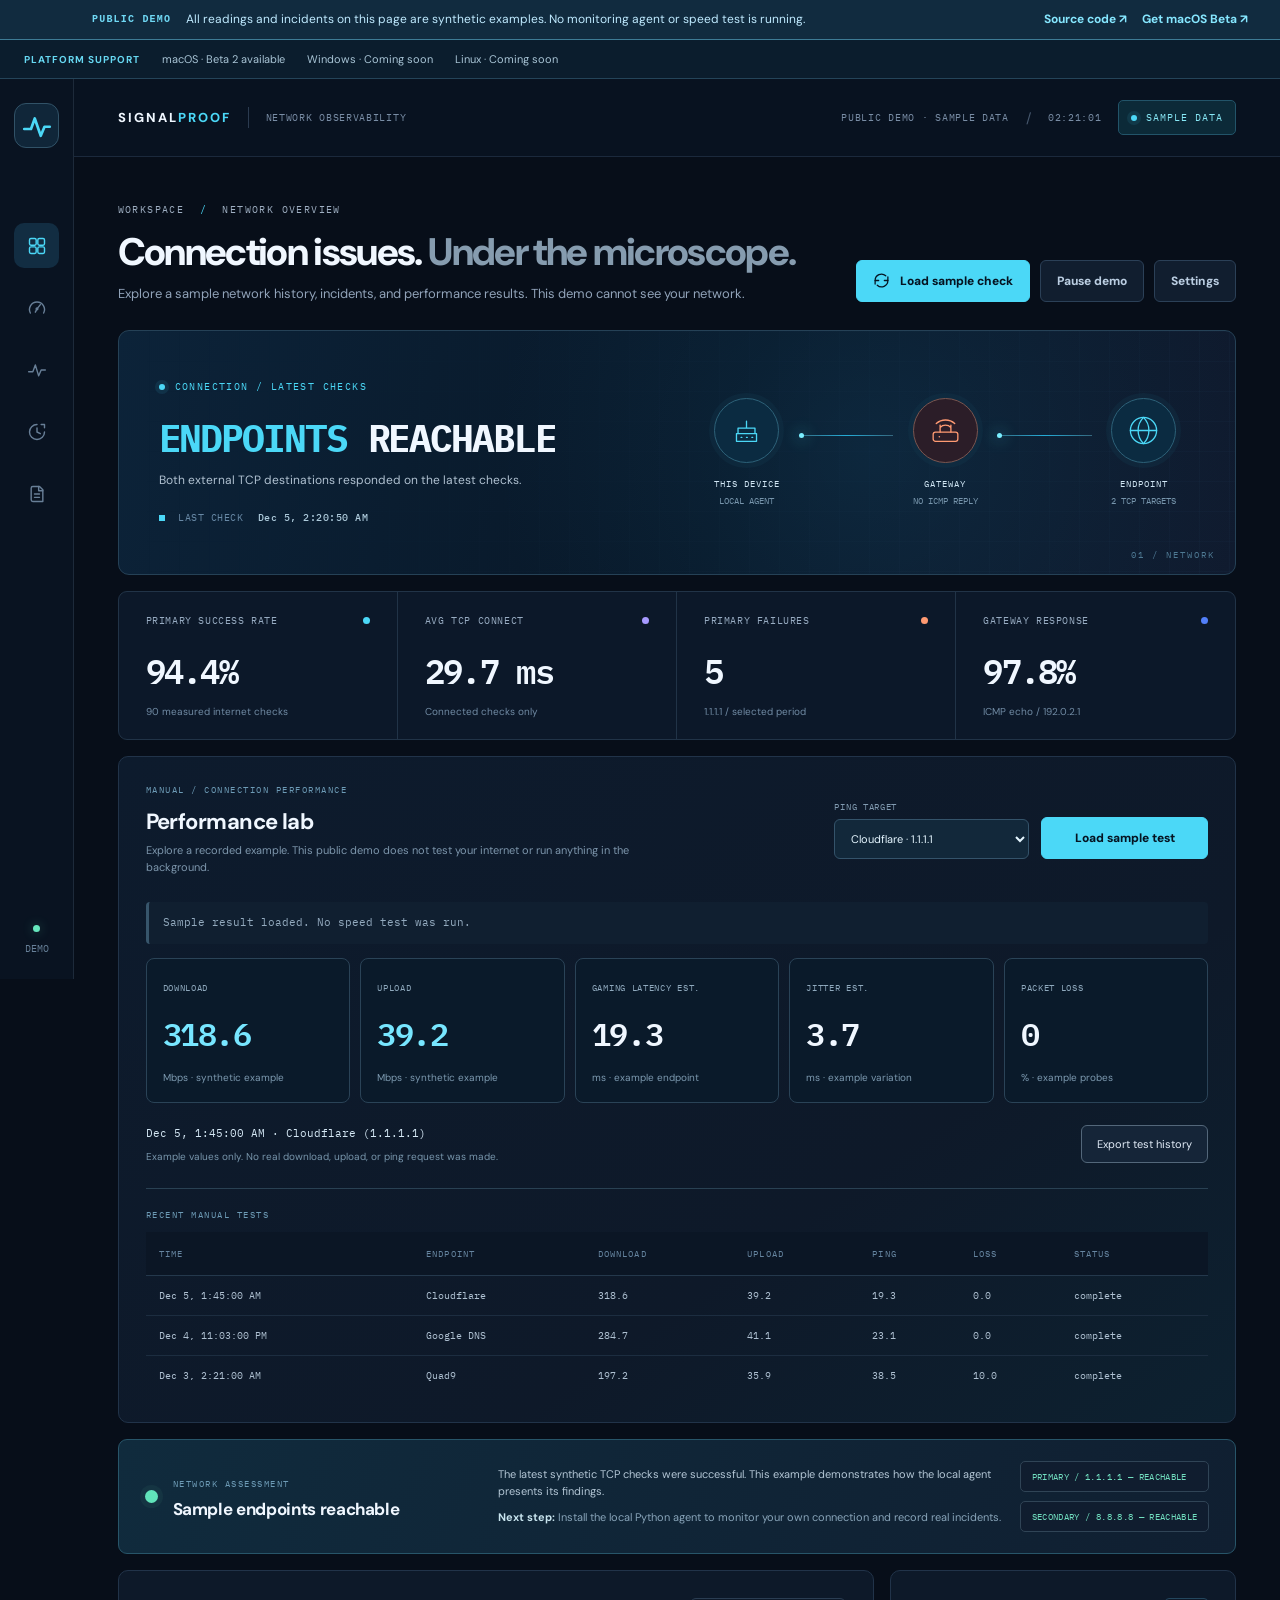
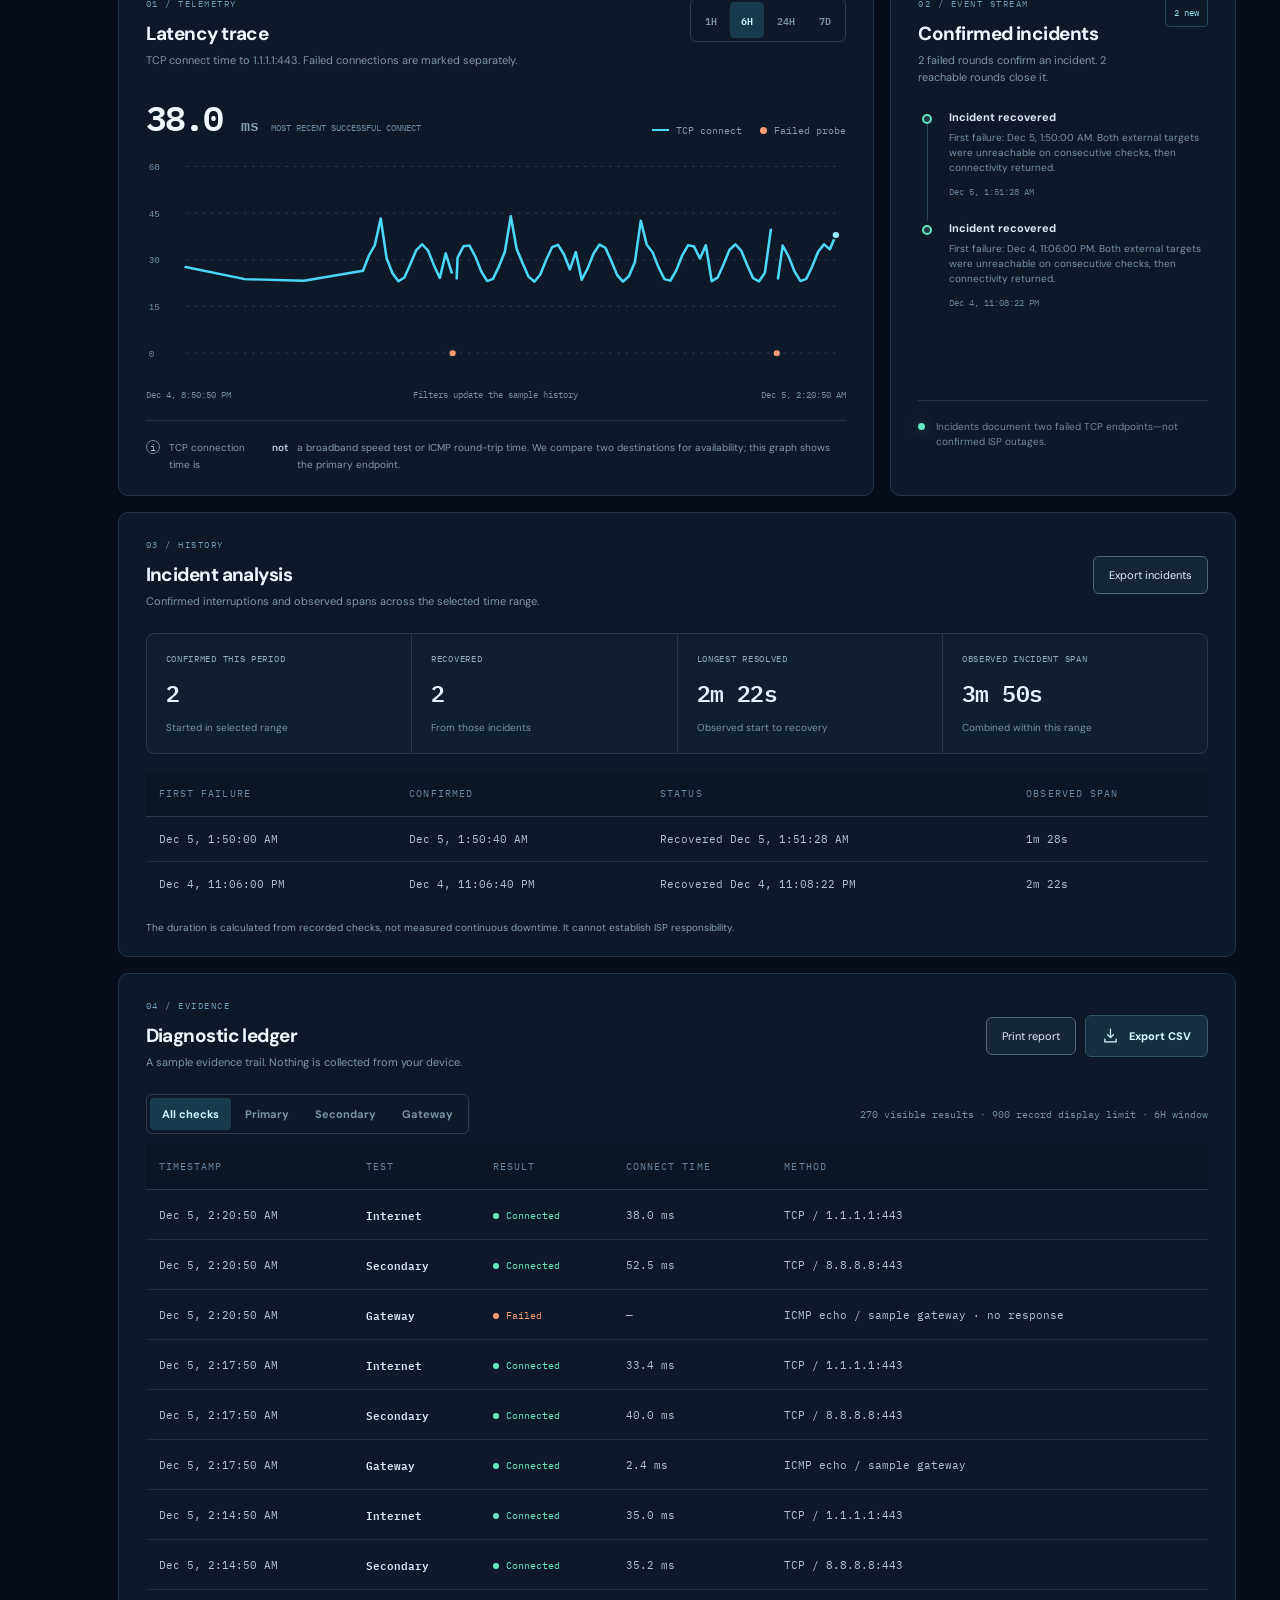
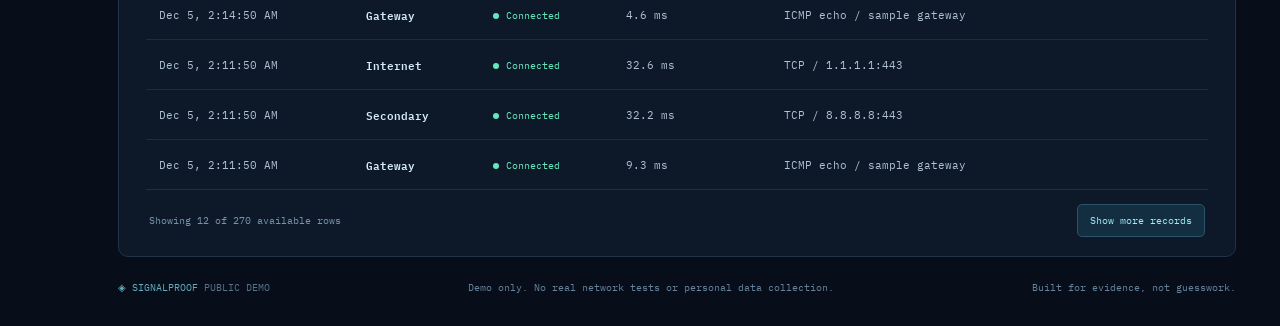
<file: docs/index.html>
<!doctype html>
<html lang="en">
<head>
  <meta charset="utf-8">
  <meta name="viewport" content="width=device-width, initial-scale=1">
  <meta name="theme-color" content="#08111e">
  <meta name="description" content="Explore the SignalProof network monitoring interface using labeled, synthetic sample data. No device access.">
  <title>SignalProof — Network Operations</title>
  <link rel="icon" href="./favicon.svg" type="image/svg+xml">
  <link rel="stylesheet" href="./styles.css">
  <script src="./demo-api.js" defer></script>
  <script src="./app.js" defer></script>
</head>
<body>
<div class="sample-banner" role="status"><strong>PUBLIC DEMO</strong><span>All readings and incidents on this page are synthetic examples. No monitoring agent or speed test is running.</span><a href="https://github.com/rayjim28/signalproof" target="_blank" rel="noopener noreferrer">Source code ↗</a><a href="./download.html">Get macOS Beta ↗</a></div>
<div class="platform-support">
  <strong>PLATFORM SUPPORT</strong>
  <span>macOS · Beta 2 available</span>
  <span>Windows · Coming soon</span>
  <span>Linux · Coming soon</span>
</div>
<div class="app-shell">
  <aside class="rail">
    <a href="#overview" class="symbol" aria-label="SignalProof Home">
      <svg viewBox="0 0 40 40" fill="none" aria-hidden="true"><path d="M3 24h9l5-14 8 23 5-12h7" stroke="currentColor" stroke-width="3.6" stroke-linecap="round" stroke-linejoin="round"/></svg>
    </a>
    <div class="rail-nav">
      <a href="#overview" class="rail-link active" data-nav="overview" aria-label="Overview" title="Overview"><svg viewBox="0 0 24 24" aria-hidden="true"><rect x="3" y="3" width="8" height="8" rx="1.7"/><rect x="13" y="3" width="8" height="8" rx="1.7"/><rect x="3" y="13" width="8" height="8" rx="1.7"/><rect x="13" y="13" width="8" height="8" rx="1.7"/></svg></a>
      <a href="#performance" class="rail-link" data-nav="performance" aria-label="Performance" title="Manual speed and gaming checks"><svg viewBox="0 0 24 24" aria-hidden="true"><path d="M4 18a9 9 0 1 1 16 0M12 13l4-5M12 13l-2 4"/><circle cx="12" cy="13" r="1"/></svg></a>
      <a href="#telemetry" class="rail-link" data-nav="telemetry" aria-label="Telemetry" title="Telemetry"><svg viewBox="0 0 24 24" aria-hidden="true"><path d="M2 14h5l3-8 4 13 3-7h5"/></svg></a>
      <a href="#events" class="rail-link" data-nav="events" aria-label="Events" title="Events"><svg viewBox="0 0 24 24" aria-hidden="true"><path d="M12 3a9 9 0 1 0 9 9"/><path d="M12 7v5l4 2"/><path d="M17 3h4v4"/></svg></a>
      <a href="#evidence" class="rail-link" data-nav="evidence" aria-label="Evidence" title="Evidence"><svg viewBox="0 0 24 24" aria-hidden="true"><path d="M7 3h8l4 4v14H7a2 2 0 0 1-2-2V5a2 2 0 0 1 2-2z"/><path d="M14 3v5h5M9 12h6M9 16h6"/></svg></a>
    </div>
    <div class="rail-foot" title="Public demo · sample data"><span class="mini-led" id="rail-led"></span><span class="rail-version">DEMO</span></div>
  </aside>

  <div class="workplace">
    <header class="topbar">
      <div class="topbar-left"><span class="logo-word">SIGNAL<span>PROOF</span></span><span class="top-divider"></span><span class="product-caption">NETWORK OBSERVABILITY</span></div>
      <div class="topbar-right"><span class="local-tag">PUBLIC DEMO · SAMPLE DATA</span><span class="top-separator">/</span><span id="clock" class="top-time">--:--:--</span><span id="agent-pill" class="agent-pill"><span class="pill-dot"></span> CHECKING</span></div>
    </header>

    <main class="page" id="overview">
      <section class="intro">
        <div><div class="breadcrumb">WORKSPACE <span>/</span> NETWORK OVERVIEW</div><h1>Connection issues. <span>Under the microscope.</span></h1><p>Explore a sample network history, incidents, and performance results. This demo cannot see your network.</p></div>
        <div class="intro-actions"><button id="manual-check" class="button-primary" type="button"><svg viewBox="0 0 24 24" aria-hidden="true"><path d="M21 12a9 9 0 0 1-15 6.7M3 12a9 9 0 0 1 15-6.7"/><path d="M3 17v-5h5M21 7v5h-5"/></svg><span>Load sample check</span></button><button id="monitor-toggle" class="button-secondary" type="button">Pause demo</button><button id="open-settings" class="button-secondary" type="button" aria-haspopup="dialog">Settings</button></div>
      </section>

      <section class="network-stage" aria-label="Live network status">
        <div class="stage-glow"></div><div class="stage-lines"></div>
        <div class="stage-left"><div class="label-tech"><span class="live-ring" id="live-ring"></span> CONNECTION / LATEST CHECKS</div><div class="stage-state" id="hero-state">COLLECTING<span> DATA</span></div><p id="hero-desc">Waiting for the first network measurements.</p><div class="last-check"><span class="tiny-square"></span> LAST CHECK <strong id="last-check">—</strong></div></div>
        <div class="network-route" aria-label="Connection path"><div class="network-node"><div class="node-icon"><svg viewBox="0 0 48 48" aria-hidden="true"><path d="M13 28v-7h22v7M11 28h26v10H11zM17 33h1M24 33h1M31 33h1M24 12v9"/></svg></div><span>THIS DEVICE</span><small>LOCAL AGENT</small></div><div class="wire"><span class="wire-signal"></span></div><div class="network-node"><div class="node-icon" id="router-node"><svg viewBox="0 0 48 48" aria-hidden="true"><rect x="8" y="26" width="32" height="12" rx="3"/><path d="M17 26v-9M31 26v-9M12 15a18 18 0 0 1 24 0M17 20a10 10 0 0 1 14 0"/><circle cx="16" cy="32" r="1" fill="currentColor" stroke="none"/></svg></div><span>GATEWAY</span><small id="router-label">DETECTING…</small></div><div class="wire"><span class="wire-signal"></span></div><div class="network-node"><div class="node-icon" id="internet-node"><svg viewBox="0 0 48 48" aria-hidden="true"><circle cx="24" cy="24" r="17"/><path d="M7 24h34M24 7c-5 5-7 11-7 17s2 12 7 17M24 7c5 5 7 11 7 17s-2 12-7 17"/></svg></div><span>ENDPOINT</span><small>2 TCP TARGETS</small></div></div>
        <div class="scan-number" aria-hidden="true">01 / NETWORK</div>
      </section>

      <section class="telemetry-strip" aria-label="Measured indicators">
        <div class="telemetry-item"><div class="metric-caption">PRIMARY SUCCESS RATE <span class="metric-dot cyan"></span></div><div class="metric-value" id="success-rate">—</div><div class="metric-foot" id="sample-count">No internet checks yet</div></div>
        <div class="telemetry-item"><div class="metric-caption">AVG TCP CONNECT <span class="metric-dot purple"></span></div><div class="metric-value" id="average-latency">—</div><div class="metric-foot">Connected checks only</div></div>
        <div class="telemetry-item"><div class="metric-caption">PRIMARY FAILURES <span class="metric-dot orange"></span></div><div class="metric-value" id="failed-count">—</div><div class="metric-foot">1.1.1.1 / selected period</div></div>
        <div class="telemetry-item"><div class="metric-caption">GATEWAY RESPONSE <span class="metric-dot blue"></span></div><div class="metric-value" id="gateway-rate">—</div><div class="metric-foot" id="gateway-caption">ICMP echo (if available)</div></div>
      </section>

      <section class="surface performance" id="performance" aria-label="Manual connection performance test">
        <div class="section-top performance-head">
          <div><div class="section-kicker">MANUAL / CONNECTION PERFORMANCE</div><h2>Performance lab</h2><p>Explore a recorded example. This public demo does not test your internet or run anything in the background.</p></div>
          <div class="performance-actions"><label for="ping-target">PING TARGET<select id="ping-target"><option value="cloudflare">Cloudflare · 1.1.1.1</option><option value="google">Google · 8.8.8.8</option><option value="quad9">Quad9 · 9.9.9.9</option></select></label><button class="button-primary" type="button" id="start-performance">Load sample test</button></div>
        </div>
        <div class="performance-progress" id="performance-progress" role="status" aria-live="polite">Explore the example results below, or load another sample. No speed test will run.</div>
        <div class="performance-grid">
          <div class="performance-metric"><span>DOWNLOAD</span><strong id="perf-download">—</strong><small>Mbps · synthetic example</small></div>
          <div class="performance-metric"><span>UPLOAD</span><strong id="perf-upload">—</strong><small>Mbps · synthetic example</small></div>
          <div class="performance-metric"><span>GAMING LATENCY EST.</span><strong id="perf-ping">—</strong><small>ms · example endpoint</small></div>
          <div class="performance-metric"><span>JITTER EST.</span><strong id="perf-jitter">—</strong><small>ms · example variation</small></div>
          <div class="performance-metric"><span>PACKET LOSS</span><strong id="perf-loss">—</strong><small>% · example probes</small></div>
        </div>
        <div class="performance-bottom"><div><strong id="perf-last-label">Loading sample results</strong><p id="perf-note">Manual tests only. On Mac, the native download test may transfer significantly more than 15 MB. Game-server ping is not measured directly.</p></div><a href="/api/performance/export" class="button-report" download>Export test history</a></div>
        <div class="performance-history"><div class="section-kicker">RECENT MANUAL TESTS</div><div class="table-scroll"><table><thead><tr><th>TIME</th><th>ENDPOINT</th><th>DOWNLOAD</th><th>UPLOAD</th><th>PING</th><th>LOSS</th><th>STATUS</th></tr></thead><tbody id="performance-rows"><tr><td colspan="7" class="placeholder-cell">No manual tests recorded.</td></tr></tbody></table></div></div>
      </section>

      <section class="assessment" id="assessment" aria-label="Network assessment">
        <div class="assessment-heading"><span class="assessment-mark" id="assessment-mark"></span><div><span class="section-kicker">NETWORK ASSESSMENT</span><h2 id="assessment-title">Checking both endpoints…</h2></div></div>
        <div class="assessment-body"><p id="assessment-detail">Waiting for a fresh comparison.</p><p class="assessment-next"><strong>Next step:</strong> <span id="assessment-next">Keep the agent running to build a history.</span></p></div>
        <div class="endpoint-status"><span id="primary-status">PRIMARY / WAITING</span><span id="secondary-status">SECONDARY / WAITING</span></div>
      </section>

      <div class="analysis-layout">
        <section class="surface telemetry" id="telemetry"><div class="section-top"><div><div class="section-kicker">01 / TELEMETRY</div><h2>Latency trace</h2><p>TCP connect time to 1.1.1.1:443. Failed connections are marked separately.</p></div><div class="time-select" role="group" aria-label="Reporting period"><button type="button" data-period="1h">1H</button><button type="button" class="selected" data-period="6h">6H</button><button type="button" data-period="24h">24H</button><button type="button" data-period="7d">7D</button></div></div>
          <div class="chart-meta"><div class="chart-number" id="chart-number">— <span>ms</span></div><div class="chart-caption">MOST RECENT SUCCESSFUL CONNECT</div><div class="chart-legend"><span><i class="legend-line"></i> TCP connect</span><span><i class="legend-failure"></i> Failed probe</span></div></div>
          <div class="chart-wrap" id="chart-wrap"><svg id="latency-chart" class="chart" viewBox="0 0 760 272" preserveAspectRatio="none" role="img" aria-label="TCP connection latency history"></svg><div class="chart-empty" id="chart-empty">Preparing synthetic sample measurements…</div></div><div class="chart-bottom"><span id="range-start">—</span><span>Filters update the sample history</span><span id="range-end">—</span></div>
          <div class="trace-note"><span class="info-icon">i</span> TCP connection time is <strong>not</strong> a broadband speed test or ICMP round-trip time. We compare two destinations for availability; this graph shows the primary endpoint.</div>
        </section>
        <section class="surface events" id="events"><div class="section-top"><div><div class="section-kicker">02 / EVENT STREAM</div><h2>Confirmed incidents</h2><p id="incident-rule">Two failed rounds confirm an incident. Two reachable rounds close it.</p></div><span class="event-count" id="event-count">0 events</span></div><div id="event-list" class="event-list"><div class="event-empty">Events will appear as SignalProof collects evidence.</div></div><div class="event-bottom"><span class="mini-led"></span> Incidents document two failed TCP endpoints—not confirmed ISP outages.</div></section>
      </div>

      <section class="surface history" id="history" aria-label="Incident analysis">
        <div class="section-top history-heading"><div><div class="section-kicker">03 / HISTORY</div><h2>Incident analysis</h2><p>Confirmed interruptions and observed spans across the selected time range.</p></div><a class="button-report" id="incidents-download" href="/api/incidents/export?period=6h" download>Export incidents</a></div>
        <div class="history-metrics">
          <div><span>CONFIRMED THIS PERIOD</span><strong id="history-confirmed">—</strong><small>Started in selected range</small></div>
          <div><span>RECOVERED</span><strong id="history-recovered">—</strong><small>From those incidents</small></div>
          <div><span>LONGEST RESOLVED</span><strong id="history-longest">—</strong><small>Observed start to recovery</small></div>
          <div><span>OBSERVED INCIDENT SPAN</span><strong id="history-observed">—</strong><small>Combined within this range</small></div>
        </div>
        <div class="table-scroll"><table><thead><tr><th>FIRST FAILURE</th><th>CONFIRMED</th><th>STATUS</th><th>OBSERVED SPAN</th></tr></thead><tbody id="incident-rows"><tr><td colspan="4" class="placeholder-cell">Incident history will appear here.</td></tr></tbody></table></div>
        <div class="history-note">The duration is calculated from recorded checks, not measured continuous downtime. It cannot establish ISP responsibility.</div>
      </section>

      <section class="surface evidence" id="evidence"><div class="section-top evidence-title"><div><div class="section-kicker">04 / EVIDENCE</div><h2>Diagnostic ledger</h2><p>A sample evidence trail. Nothing is collected from your device.</p></div><div class="evidence-actions"><a class="button-report" id="report" href="/api/report?period=6h" target="_blank" rel="noopener">Print report</a><a class="button-download" id="download" href="/api/export?period=6h" download><svg viewBox="0 0 24 24" aria-hidden="true"><path d="M12 3v12m-4-4 4 4 4-4M4 17v4h16v-4"/></svg> Export CSV</a></div></div>
        <div class="ledger-toolbar"><div class="tab-group" role="group" aria-label="Filter measurements"><button type="button" class="selected" data-filter="All">All checks</button><button type="button" data-filter="Internet">Primary</button><button type="button" data-filter="Secondary">Secondary</button><button type="button" data-filter="Gateway">Gateway</button></div><div class="ledger-meta" id="ledger-meta">Loading history…</div></div>
        <div class="table-scroll"><table><thead><tr><th>TIMESTAMP</th><th>TEST</th><th>RESULT</th><th>CONNECT TIME</th><th>METHOD</th></tr></thead><tbody id="evidence-rows"><tr><td colspan="5" class="placeholder-cell">Collecting measurements…</td></tr></tbody></table></div><div class="ledger-footer"><span id="ledger-showing">—</span><button type="button" id="rows-toggle" class="rows-toggle" hidden>Show more records</button></div>
      </section>
      <footer><span>◈ SIGNALPROOF <b>PUBLIC DEMO</b></span><span>Demo only. No real network tests or personal data collection.</span><span>Built for evidence, not guesswork.</span></footer>
    </main>
  </div>
</div>
<dialog id="settings-dialog" class="settings-dialog" aria-labelledby="settings-heading">
  <form method="dialog" id="settings-form">
    <div class="settings-top"><div><div class="section-kicker">AGENT CONFIGURATION</div><h2 id="settings-heading">Monitoring settings</h2><p>Demo-only settings, reset when you reload this page.</p></div><button type="button" id="close-settings" class="settings-close" aria-label="Close settings">×</button></div>
    <label>Check interval <span>How often the agent runs automatically</span>
      <select id="setting-interval" name="interval_seconds"><option value="10">Every 10 seconds</option><option value="20">Every 20 seconds</option><option value="30">Every 30 seconds</option><option value="60">Every minute</option><option value="120">Every 2 minutes</option></select>
    </label>
    <label>Confirm an incident <span>Consecutive rounds where both internet checks fail</span>
      <select id="setting-failures" name="confirm_failures"><option value="2">2 failed rounds</option><option value="3">3 failed rounds</option><option value="4">4 failed rounds</option><option value="5">5 failed rounds</option></select>
    </label>
    <label>Mark recovery <span>Consecutive rounds where at least one endpoint responds</span>
      <select id="setting-recovery" name="recovery_successes"><option value="1">1 reachable round</option><option value="2">2 reachable rounds</option><option value="3">3 reachable rounds</option><option value="4">4 reachable rounds</option></select>
    </label>
    <label>Slow connection warning <span>TCP connect time, not ping or download speed</span>
      <select id="setting-slow" name="slow_connect_ms"><option value="100">100 ms</option><option value="200">200 ms</option><option value="300">300 ms</option><option value="500">500 ms</option><option value="1000">1000 ms</option></select>
    </label>
    <div class="settings-hint">The demo uses invented results for these sample targets. Settings do not affect a real network.</div>
    <div class="settings-buttons"><button type="button" id="cancel-settings" class="button-secondary">Cancel</button><button type="submit" id="save-settings" class="button-primary">Save settings</button></div>
  </form>
</dialog>
<div role="status" aria-live="polite" id="toast" class="toast" hidden></div>
</body>
</html>
</file>
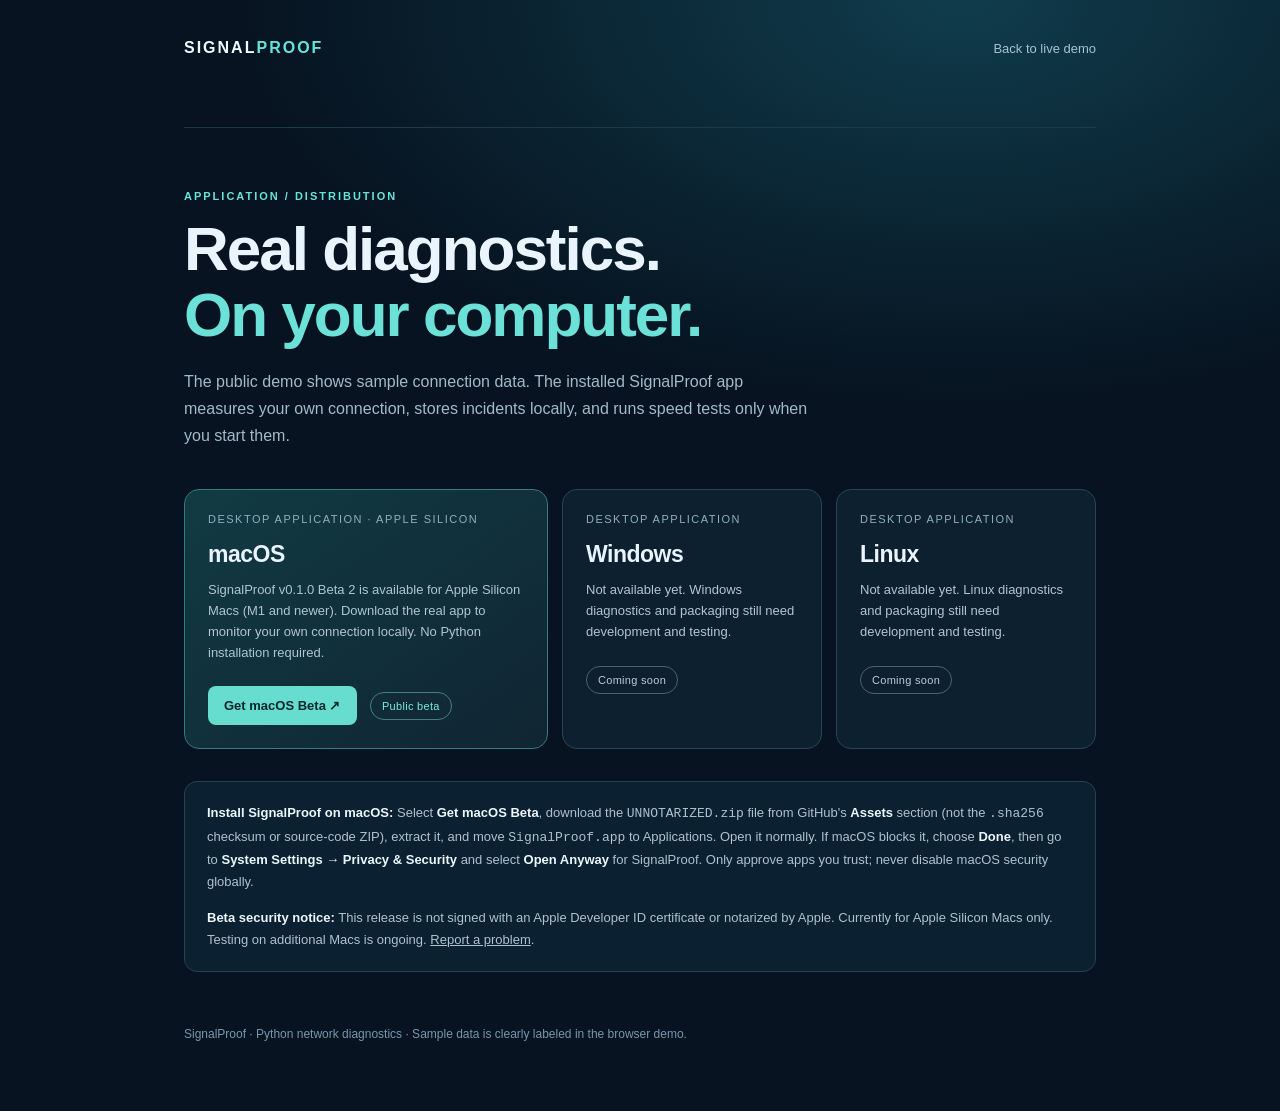
<file: docs/download.html>
<!doctype html>
<html lang="en">
<head>
  <meta charset="utf-8">
  <meta name="viewport" content="width=device-width,initial-scale=1">
  <meta name="theme-color" content="#08111e">
  <meta name="description" content="Download the SignalProof macOS Apple Silicon beta and view installation instructions.">
  <title>Download SignalProof — macOS Beta</title>
  <style>
    :root{font-family:Inter,-apple-system,BlinkMacSystemFont,"Segoe UI",sans-serif;color-scheme:dark;background:#071320;color:#e9f4ff}
    *{box-sizing:border-box}body{margin:0;background:radial-gradient(ellipse 70% 45% at 75% 0%,#103c4c 0%,transparent 80%),#071320;min-height:100vh}
    a{color:inherit}.wrap{max-width:960px;margin:auto;padding:34px 24px 72px}
    header{display:flex;align-items:center;justify-content:space-between;gap:20px;padding:5px 0 70px;border-bottom:1px solid #1b3b4b}
    .brand{color:#effaff;font-weight:850;letter-spacing:2px;text-decoration:none;font-size:16px}.brand span{color:#65e4dc}
    .back{color:#a5c3d0;font-size:13px;text-decoration:none}.back:hover{color:#71f2e7}
    .eyebrow{color:#65e4dc;font-size:11px;letter-spacing:2px;font-weight:750;margin-top:62px}
    h1{font-size:clamp(36px,6vw,62px);line-height:1.07;max-width:750px;letter-spacing:-2px;margin:14px 0 19px}h1 em{font-style:normal;color:#6be1d8}
    .intro{max-width:630px;line-height:1.7;color:#a2bbc9;font-size:16px;margin-bottom:40px}
    .platforms{display:grid;grid-template-columns:1.4fr 1fr 1fr;gap:14px}
    .platform{border:1px solid #264658;border-radius:15px;background:#0c2030;padding:23px;min-height:200px}
    .platform.primary{background:linear-gradient(145deg,#113b44,#102532);border-color:#377a83}
    .kicker{color:#91afc1;font-size:11px;text-transform:uppercase;letter-spacing:1.5px}.platform h2{font-size:23px;margin:16px 0 12px;letter-spacing:-.5px}
    .platform p{font-size:13px;line-height:1.6;color:#afc6d1;margin:0 0 23px}
    .status{display:inline-block;font-size:11px;letter-spacing:.3px;border:1px solid #47656f;border-radius:30px;padding:7px 11px;color:#bdccd6}
    .primary .status{border-color:#477e82;color:#79eadd}
    .cta{display:inline-block;padding:12px 16px;border-radius:8px;text-decoration:none;background:#67ddcf;color:#05262d;font-size:13px;font-weight:750}
    .cta:hover{background:#9ff5ec}.secondary-link{display:inline-block;margin-left:12px;color:#b4d3e0;text-decoration:underline;text-underline-offset:3px;font-size:13px}.note{margin-top:32px;padding:20px 22px;border:1px solid #254251;border-radius:13px;background:#0b2030;color:#aec2ce;line-height:1.7;font-size:13px}
    .note strong{color:#ebf7fc}footer{margin-top:55px;color:#7898aa;font-size:12px}
    @media(max-width:700px){header{padding-bottom:37px}.eyebrow{margin-top:40px}.platforms{grid-template-columns:1fr}.platform{min-height:0}h1{letter-spacing:-1.4px}}
  </style>
</head>
<body>
  <div class="wrap">
    <header><a class="brand" href="./index.html">SIGNAL<span>PROOF</span></a><a class="back" href="./index.html">Back to live demo</a></header>
    <div class="eyebrow">APPLICATION / DISTRIBUTION</div>
    <h1>Real diagnostics.<br><em>On your computer.</em></h1>
    <p class="intro">The public demo shows sample connection data. The installed SignalProof app measures your own connection, stores incidents locally, and runs speed tests only when you start them.</p>
    <section class="platforms" aria-label="Platform availability">
      <div class="platform primary">
        <div class="kicker">Desktop application · Apple Silicon</div>
        <h2>macOS</h2>
        <p>SignalProof v0.1.0 Beta 2 is available for Apple Silicon Macs (M1 and newer). Download the real app to monitor your own connection locally. No Python installation required.</p>
        <a class="cta" href="https://github.com/rayjim28/signalproof/releases/tag/v0.1.0-beta.2" target="_blank" rel="noopener noreferrer" aria-label="Get SignalProof for macOS from GitHub Releases">Get macOS Beta ↗</a>
        <span class="status" style="margin-left:9px">Public beta</span>
      </div>
      <div class="platform"><div class="kicker">Desktop application</div><h2>Windows</h2><p>Not available yet. Windows diagnostics and packaging still need development and testing.</p><span class="status">Coming soon</span></div>
      <div class="platform"><div class="kicker">Desktop application</div><h2>Linux</h2><p>Not available yet. Linux diagnostics and packaging still need development and testing.</p><span class="status">Coming soon</span></div>
    </section>
    <aside class="note"><strong>Install SignalProof on macOS:</strong> Select <strong>Get macOS Beta</strong>, download the <code>UNNOTARIZED.zip</code> file from GitHub's <strong>Assets</strong> section (not the <code>.sha256</code> checksum or source-code ZIP), extract it, and move <code>SignalProof.app</code> to Applications. Open it normally. If macOS blocks it, choose <strong>Done</strong>, then go to <strong>System Settings → Privacy &amp; Security</strong> and select <strong>Open Anyway</strong> for SignalProof. Only approve apps you trust; never disable macOS security globally.<p style="margin:14px 0 0"><strong>Beta security notice:</strong> This release is not signed with an Apple Developer ID certificate or notarized by Apple. Currently for Apple Silicon Macs only. Testing on additional Macs is ongoing. <a href="https://github.com/rayjim28/signalproof/issues" target="_blank" rel="noopener noreferrer">Report a problem</a>.</p></aside>
    <footer>SignalProof · Python network diagnostics · Sample data is clearly labeled in the browser demo.</footer>
  </div>
</body>
</html>
</file>
<file: docs/styles.css>
@import url('https://fonts.googleapis.com/css2?family=DM+Sans:wght@400;500;600;700;800&family=IBM+Plex+Mono:wght@400;500;600;700&display=swap');
:root{color-scheme:dark;--back:#070e19;--shell:#0a1422;--panel:#0d1929;--edge:#203044;--line:#23354a;--text:#f0f7ff;--soft:#b5c5d6;--sub:#798da5;--cyan:#4bd8f7;--bright:#96ebfc;--blue:#527ff9;--purple:#a79aff;--orange:#ff9a72;--green:#66e7bd;--mono:'IBM Plex Mono',ui-monospace,SFMono-Regular,Menlo,monospace;--sans:'DM Sans',system-ui,-apple-system,sans-serif}
*{box-sizing:border-box}html{scroll-behavior:smooth;scroll-padding-top:92px}body{margin:0;background:var(--back);font:14px var(--sans);color:var(--text)}button,a{font:inherit}button{cursor:pointer}button:disabled{opacity:.55;cursor:wait}a{color:inherit;text-decoration:none}svg{display:block}.app-shell{display:grid;grid-template-columns:74px minmax(0,1fr);min-height:100vh}.rail{position:sticky;top:0;height:100vh;z-index:15;background:#091321;border-right:1px solid #1d2a3a;display:flex;align-items:center;flex-direction:column;padding:24px 12px}.symbol{width:45px;height:45px;border:1px solid #315267;border-radius:12px;display:grid;place-items:center;color:var(--cyan);background:#102639}.symbol svg{width:30px;height:30px}.rail-nav{display:grid;gap:17px;margin-top:75px}.rail-link{display:grid;place-items:center;color:#687f97;width:45px;height:45px;border-radius:10px;transition:.16s background,.16s color}.rail-link svg{width:20px;height:20px;fill:none;stroke:currentColor;stroke-width:1.7;stroke-linecap:round;stroke-linejoin:round}.rail-link.active,.rail-link:hover{color:var(--cyan);background:#122d42}.rail-foot{margin-top:auto;display:grid;gap:10px;justify-items:center}.mini-led{width:7px;height:7px;background:var(--green);border-radius:50%;box-shadow:0 0 12px #66e7bd55;display:inline-block}.rail-version{font:10px var(--mono);color:#678099}.workplace{min-width:0}.topbar{height:78px;padding:0 clamp(22px,3.4vw,62px);border-bottom:1px solid #1b293c;display:flex;justify-content:space-between;align-items:center;background:#081220}.topbar-left,.topbar-right{display:flex;align-items:center;gap:17px}.logo-word{letter-spacing:2px;font-weight:800;font-size:13px}.logo-word span{color:var(--cyan)}.top-divider{height:21px;width:1px;background:#2b3b50}.product-caption,.local-tag,.top-time{font:10px var(--mono);color:var(--sub);letter-spacing:.7px}.top-separator{color:#46586e}.agent-pill{display:flex;align-items:center;gap:9px;border:1px solid #225469;color:#88e9f7;background:#0c2a38;border-radius:5px;padding:10px 12px;font:10px var(--mono);letter-spacing:1px}.agent-pill.paused{color:#d3c2a2;background:#242116;border-color:#6c5837}.agent-pill.offline{color:var(--orange);background:#2b191b;border-color:#65373d}.pill-dot,.live-ring{width:6px;height:6px;border-radius:50%;background:var(--cyan);box-shadow:0 0 0 4px #4bd8f716;display:inline-block}.agent-pill.paused .pill-dot{background:#e4b36c;box-shadow:none}.agent-pill.offline .pill-dot{background:var(--orange);box-shadow:none}.page{padding:40px clamp(22px,3.4vw,62px) 25px;max-width:1760px;margin:0 auto}.intro{display:flex;gap:24px;justify-content:space-between;align-items:end;padding:6px 0 28px}.breadcrumb,.section-kicker,.label-tech{font:10px var(--mono);color:var(--cyan);letter-spacing:1.4px}.breadcrumb{color:#9eaec1}.breadcrumb span{color:var(--cyan);margin:0 8px}.intro h1{margin:15px 0 10px;letter-spacing:-1.65px;font-size:clamp(27px,3vw,41px);line-height:1.13;font-weight:800}.intro h1 span{color:#869caf}.intro p{margin:0;color:#91a3b9;font-size:13px}.intro-actions{display:flex;gap:10px;flex-wrap:wrap}.button-primary,.button-secondary,.button-download{height:42px;display:inline-flex;gap:10px;align-items:center;justify-content:center;padding:0 16px;border-radius:6px;font-size:12px;font-weight:800;white-space:nowrap}.button-primary{background:var(--cyan);color:#051422;border:1px solid var(--cyan)}.button-primary:hover{background:#8cecff}.button-primary svg,.button-download svg{width:17px;height:17px;stroke:currentColor;fill:none;stroke-width:1.8;stroke-linecap:round;stroke-linejoin:round}.button-secondary{background:#111e2f;color:#bacde1;border:1px solid #2b4057}.button-secondary:hover{background:#192c43}.network-stage{min-height:245px;position:relative;isolation:isolate;display:flex;align-items:center;justify-content:space-between;gap:35px;border:1px solid #254156;background:linear-gradient(108deg,#0c2339 0%,#081727 55%,#101b2f 100%);overflow:hidden;border-radius:11px;padding:34px 40px}.stage-glow{position:absolute;inset:-80% -20% -80% 15%;background:radial-gradient(circle,#123f5c66 0%,transparent 56%);z-index:-1}.stage-lines{position:absolute;inset:0;background-image:linear-gradient(#26445e38 1px,transparent 1px),linear-gradient(90deg,#26445e38 1px,transparent 1px);background-size:30px 30px;mask-image:linear-gradient(90deg,transparent,#000);opacity:.55;z-index:-1}.stage-left{max-width:520px;flex:1}.label-tech{display:flex;align-items:center;gap:10px}.stage-state{margin:26px 0 12px;font:700 clamp(27px,3vw,42px)/1 var(--mono);letter-spacing:-2.1px;color:var(--cyan)}.stage-state span{color:var(--text)}.stage-state.bad{color:var(--orange)}.stage-state.paused{color:#f2c082}.stage-left p{color:#b0c1d1;margin:0 0 21px;font-size:12px;max-width:400px;line-height:1.7}.last-check{font:10px var(--mono);letter-spacing:.5px;color:#6889a6}.last-check strong{color:#aecbdc;margin-left:8px;font-weight:500}.tiny-square{width:6px;height:6px;background:var(--cyan);display:inline-block;margin-right:7px}.network-route{display:flex;align-items:center;justify-content:center;gap:0;min-width:420px;max-width:540px;flex:1}.network-node{text-align:center;flex:0 0 104px;display:flex;align-items:center;flex-direction:column}.node-icon{width:65px;height:65px;border:1px solid #2d6178;background:#0b2b41;border-radius:50%;display:grid;place-items:center;box-shadow:0 0 0 5px #13374b55;color:var(--cyan)}.node-icon.alert{color:var(--orange);border-color:#7a554f;background:#2b1d28}.node-icon.muted{color:#7b8ba2;border-color:#38485e;background:#152336}.node-icon svg{width:37px;height:37px;stroke:currentColor;fill:none;stroke-width:1.7;stroke-linecap:round;stroke-linejoin:round}.network-node>span{font:9px var(--mono);letter-spacing:1px;color:#d1e7f5;margin-top:15px}.network-node small{font:9px var(--mono);color:#7795ac;margin-top:6px}.wire{height:1px;min-width:30px;flex:1;background:linear-gradient(90deg,#35677e,#24acd7,#35677e);position:relative;margin-bottom:33px}.wire-signal{position:absolute;top:-2px;height:5px;width:5px;border-radius:50%;background:#7aeeff;box-shadow:0 0 15px #4be5ff;animation:travel 2.1s linear infinite}@keyframes travel{from{left:0}to{left:100%}}.scan-number{position:absolute;bottom:14px;right:20px;font:9px var(--mono);letter-spacing:2px;color:#4e7993}.telemetry-strip{display:grid;grid-template-columns:repeat(4,minmax(0,1fr));border:1px solid #213347;border-radius:9px;background:#0c1829;margin-top:16px;overflow:hidden}.telemetry-item{padding:22px 27px 21px;min-width:0;border-right:1px solid #213347}.telemetry-item:last-child{border-right:0}.metric-caption{display:flex;justify-content:space-between;align-items:center;gap:8px;font:10px var(--mono);letter-spacing:.6px;color:#98acc2}.metric-dot{height:7px;width:7px;border-radius:50%;display:inline-block}.metric-dot.cyan{background:var(--cyan)}.metric-dot.purple{background:var(--purple)}.metric-dot.orange{background:var(--orange)}.metric-dot.blue{background:var(--blue)}.metric-value{font:600 clamp(24px,2.7vw,34px) var(--mono);letter-spacing:-1.7px;margin:17px 0 8px;overflow-wrap:anywhere}.metric-foot{font-size:10px;color:#718ba4}.analysis-layout{display:grid;grid-template-columns:minmax(0,1.75fr) minmax(300px,.8fr);gap:16px;margin:16px 0}.surface{background:var(--panel);border:1px solid #213349;border-radius:10px;min-width:0}.telemetry,.events{padding:27px 27px 22px;min-height:486px}.section-top{display:flex;align-items:flex-start;justify-content:space-between;gap:16px}.section-top h2{font-size:19px;letter-spacing:-.55px;margin:12px 0 6px}.section-top p{color:#7d96ac;font-size:11px;line-height:1.6;margin:0;max-width:470px}.section-kicker{font-size:9px;color:#6d9bb6;letter-spacing:1.5px}.time-select,.tab-group{border:1px solid #2a3d52;display:flex;align-items:center;border-radius:6px;padding:3px;gap:2px}.time-select button,.tab-group button{border:0;background:transparent;color:#7993a9;font:600 10px var(--mono);padding:9px 11px;border-radius:4px}.time-select button.selected,.tab-group button.selected{color:#cbf8ff;background:#183a4f}.time-select button:hover,.tab-group button:hover{color:var(--text)}.chart-meta{display:flex;align-items:baseline;gap:12px;margin:22px 0 3px}.chart-number{font:600 35px var(--mono);letter-spacing:-2px}.chart-number span{color:#8ba3b7;font-size:15px;letter-spacing:0}.chart-caption{font:9px var(--mono);color:#6c88a0}.chart-legend{margin-left:auto;display:flex;gap:18px;color:#829cb3;font:10px var(--mono)}.chart-legend>span{display:flex;align-items:center;gap:7px}.legend-line{width:17px;height:2px;background:var(--cyan);display:inline-block}.legend-failure{width:7px;height:7px;border-radius:50%;background:var(--orange);display:inline-block}.chart-wrap{position:relative;width:100%;height:235px;margin-top:8px}.chart{width:100%;height:100%;overflow:visible}.chart-empty{position:absolute;left:0;right:0;top:47%;text-align:center;font:12px var(--mono);color:#758ea4}.chart-bottom{font:9px var(--mono);display:flex;justify-content:space-between;color:#738ca2;margin-top:3px}.trace-note{border-top:1px solid #203148;margin-top:20px;padding-top:18px;color:#8399af;font-size:10px;line-height:1.7;display:flex;gap:9px;align-items:baseline}.trace-note strong{color:#bfd1e3;font-weight:600}.info-icon{border:1px solid #69859c;width:14px;height:14px;border-radius:50%;display:inline-grid;place-items:center;flex:0 0 14px;font:10px var(--mono);color:#acc5d5}.event-count{white-space:nowrap;font:9px var(--mono);color:#90dff1;border:1px solid #23465d;padding:8px;border-radius:4px}.event-list{margin-top:23px;min-height:290px;display:flex;flex-direction:column;gap:0}.event-entry{display:grid;grid-template-columns:18px 1fr;column-gap:13px}.event-track{position:relative;display:flex;flex-direction:column;align-items:center}.event-track::after{content:"";width:1px;background:#294154;flex:1;min-height:45px}.event-entry:last-child .event-track::after{display:none}.event-point{width:10px;height:10px;flex:0 0 10px;border-radius:50%;background:#1f3949;border:2px solid var(--cyan);margin-top:4px}.event-entry.down .event-point{border-color:var(--orange);background:#43312f}.event-entry.good .event-point{border-color:var(--green)}.event-body{padding-bottom:22px}.event-body strong{font-size:11px;font-weight:700;color:#dbeaf5;display:block}.event-entry.down .event-body strong{color:#ffc3a5}.event-body p{color:#7991a9;font-size:10px;line-height:1.5;margin:6px 0}.event-body time{font:9px var(--mono);color:#667f96}.event-empty{font:11px var(--mono);color:#7e94a8;line-height:1.8;border:1px dashed #31455a;padding:17px;border-radius:7px}.event-bottom{font-size:10px;color:#6f899c;display:flex;align-items:flex-start;gap:11px;border-top:1px solid #203248;padding-top:18px;line-height:1.5}.event-bottom .mini-led{flex:0 0 7px;margin-top:4px}.evidence{padding:26px 27px 10px}.evidence-title{align-items:center}.button-download{color:#d3f8ff;background:#142f42;border:1px solid #30566a;padding:0 16px;font-size:11px}.button-download:hover{background:#1c3f53}.ledger-toolbar{display:flex;justify-content:space-between;gap:15px;align-items:center;margin:23px 0 10px}.ledger-meta{font:10px var(--mono);color:#7491aa}.tab-group button{font-family:var(--sans);font-size:11px;font-weight:700;padding:9px 12px}.table-scroll{overflow-x:auto}table{width:100%;border-collapse:collapse;white-space:nowrap;text-align:left}thead{background:#0b1625}th{color:#6685a0;font:10px var(--mono);letter-spacing:1.1px;padding:16px 13px;text-align:left;border-bottom:1px solid #24384c}td{border-bottom:1px solid #1c2d40;color:#afc1d2;font:11px var(--mono);padding:15px 13px}tr:last-child td{border-bottom:0}.result{display:inline-flex;align-items:center;gap:7px;color:var(--green);font-size:10px}.result::before{content:"";height:6px;width:6px;border-radius:50%;background:currentColor}.result.bad{color:var(--orange)}.placeholder-cell{text-align:center;padding:30px;color:#8ca1b4}.target{color:#d6ebf5;font-weight:600}footer{display:flex;justify-content:space-between;align-items:center;gap:15px;flex-wrap:wrap;padding:22px 0 5px;color:#67839b;font:10px var(--mono);line-height:1.7}footer span:first-child{color:#60adbf}footer b{color:#58728a;font-weight:400}.toast{position:fixed;right:25px;bottom:22px;max-width:420px;padding:14px 19px;background:#15334a;color:#d7f4ff;border:1px solid #43839a;box-shadow:0 15px 60px #0009;border-radius:7px;z-index:99;font-size:12px}.toast.error{border-color:#a6645f;color:#ffd9cc;background:#332229}[hidden]{display:none!important}
@media(max-width:1240px){.page{padding:30px 26px}.topbar{padding:0 26px}.network-stage{padding:28px}.network-route{min-width:350px}.analysis-layout{grid-template-columns:minmax(0,1.4fr) minmax(280px,.85fr)}.chart-legend{display:none}.telemetry-item{padding:21px 18px}}
@media(max-width:990px){.network-stage{display:block}.network-route{margin-top:35px;max-width:530px;min-width:0}.scan-number{top:18px;bottom:auto}.telemetry-strip{grid-template-columns:repeat(2,minmax(0,1fr))}.telemetry-item:nth-child(2){border-right:0}.telemetry-item:nth-child(-n+2){border-bottom:1px solid #213347}.analysis-layout{grid-template-columns:1fr}.events{min-height:0}.event-list{min-height:0}.intro{align-items:flex-start;flex-direction:column}.intro-actions{align-self:flex-start}}
@media(max-width:640px){.app-shell{display:block}.rail{height:58px;position:sticky;top:0;display:flex;flex-direction:row;justify-content:space-between;align-items:center;padding:8px 15px;border:0;border-bottom:1px solid #203044}.symbol{height:36px;width:36px}.symbol svg{width:24px}.rail-nav{display:flex;gap:5px;margin:0}.rail-link{width:37px;height:37px}.rail-foot{display:none}.topbar{height:52px;padding:0 16px}.product-caption,.top-divider,.local-tag,.top-separator,.top-time{display:none}.page{padding:26px 15px}.intro h1{font-size:28px}.intro p{max-width:340px;line-height:1.7}.intro-actions{width:100%}.button-primary{flex:1}.network-stage{padding:25px 22px;min-height:0}.stage-state{font-size:29px;letter-spacing:-1.6px}.network-route{margin-top:30px;max-width:none}.network-node{flex:0 0 86px}.node-icon{height:55px;width:55px}.node-icon svg{width:32px;height:32px}.network-node>span{font-size:8px}.network-node small{font-size:7px}.wire{min-width:10px}.telemetry-item{padding:19px 15px}.metric-value{font-size:24px}.metric-caption{font-size:8px;letter-spacing:0}.metric-foot{font-size:9px}.telemetry,.events,.evidence{padding:22px 17px}.section-top{flex-direction:column;gap:15px}.time-select{align-self:flex-start}.chart-meta{flex-wrap:wrap}.chart-caption{font-size:9px}.chart-wrap{height:185px}.chart-bottom{font-size:8px}.chart-bottom span:nth-child(2){display:none}.evidence-title{flex-direction:row;align-items:start;flex-wrap:wrap}.ledger-toolbar{flex-wrap:wrap}.ledger-meta{width:100%}.button-download{height:37px}footer{font-size:9px}}
@media(prefers-reduced-motion:reduce){.wire-signal{animation:none}html{scroll-behavior:auto}}

.ledger-footer{padding:14px 3px 9px;display:flex;align-items:center;justify-content:space-between;gap:12px;border-top:1px solid #1e3144;color:#7693ac;font:10px var(--mono)}.rows-toggle{background:#132e41;border:1px solid #2c5469;color:#a1e8f4;font:10px var(--mono);border-radius:5px;padding:9px 12px}.rows-toggle:hover{background:#17415a}

/* The assessment sits between the live route and the raw measurements. */
.assessment{background:linear-gradient(115deg,#102b3d 0%,#101f31 100%);border:1px solid #275569;border-radius:9px;padding:21px 26px;margin-top:16px;display:grid;grid-template-columns:minmax(210px,.9fr) minmax(280px,1.35fr) auto;gap:18px;align-items:center}
.assessment-heading{display:flex;align-items:center;gap:15px}.assessment-mark{flex:0 0 13px;height:13px;border-radius:50%;background:#60e4ba;box-shadow:0 0 0 5px #244e514d}.assessment h2{font-size:17px;letter-spacing:-.35px;margin:7px 0 0}.assessment-body p{font-size:11px;color:#b3c6d5;line-height:1.6;margin:0}.assessment-body .assessment-next{margin-top:8px;color:#88a4b9}.assessment-next strong{color:#c9e5ef}.assessment-warning{border-color:#8b663a}.assessment-down{border-color:#a75454}.assessment-limited{border-color:#445779}.assessment-warning .assessment-mark{background:#f1b66d}.assessment-down .assessment-mark{background:#ff8b7f}.assessment-limited .assessment-mark,.assessment-waiting .assessment-mark{background:#8da3bb}
.endpoint-status{display:flex;flex-direction:column;gap:9px;min-width:187px}.endpoint-status span{font:9px var(--mono);letter-spacing:.35px;border:1px solid #304456;border-radius:5px;padding:9px 11px;color:#a9b4c8;background:#101d2f}.endpoint-status .endpoint-ok{color:#71dfc0}.endpoint-status .endpoint-fail{color:#ff9a88}.evidence-actions{display:flex;align-items:center;gap:9px}.button-report{display:inline-flex;align-items:center;justify-content:center;white-space:nowrap;border:1px solid #53677a;background:#152538;color:#e1ebf7;text-decoration:none;border-radius:6px;font-size:11px;padding:11px 15px}.button-report:hover{background:#1c344a}
@media(max-width:1240px){.assessment{grid-template-columns:1fr 1.35fr}.endpoint-status{grid-column:1/-1;flex-direction:row}.endpoint-status span{flex:1}}
@media(max-width:750px){.assessment{grid-template-columns:1fr;padding:20px}.endpoint-status{grid-column:auto;flex-direction:column}.evidence-actions{flex-wrap:wrap}}

/* Incident history and local settings */
.history{padding:26px 27px 18px;margin:16px 0}.history-heading{align-items:center}.history-metrics{display:grid;grid-template-columns:repeat(4,minmax(0,1fr));gap:1px;background:#26384d;border:1px solid #26384d;border-radius:8px;overflow:hidden;margin:22px 0 17px}.history-metrics>div{background:#101f30;padding:19px;display:flex;flex-direction:column;gap:10px}.history-metrics span{font:9px var(--mono);color:#91acc3;letter-spacing:.7px}.history-metrics strong{font:600 23px var(--mono);color:#e2f4ff;letter-spacing:-.6px}.history-metrics small{font-size:10px;color:#7892aa}.history-note{color:#88a0b4;font-size:10px;line-height:1.6;padding:14px 0 2px}
.settings-dialog{width:min(495px,calc(100vw - 28px));max-height:min(90vh,800px);overflow-y:auto;border:1px solid #36526d;background:#0d1d2f;color:#ebf4fc;border-radius:13px;padding:27px;box-shadow:0 24px 110px #000c}.settings-dialog::backdrop{background:#030710bc;backdrop-filter:blur(4px)}.settings-top{display:flex;align-items:flex-start;justify-content:space-between;gap:12px;margin-bottom:23px}.settings-top h2{font-size:24px;margin:9px 0 5px}.settings-top p{color:#8da5b9;font-size:11px;margin:0}.settings-close{border:1px solid #31495e;background:#14293d;color:#dbe9f5;width:33px;height:33px;border-radius:7px;font-size:25px;line-height:1;cursor:pointer}.settings-dialog form>label{display:block;color:#dbe8f5;font-size:12px;font-weight:700;margin:17px 0}.settings-dialog form>label span{display:block;color:#83a0b5;font-size:10px;font-weight:400;margin:6px 0 9px;line-height:1.5}.settings-dialog select{appearance:auto;background:#142b3f;color:#dcecf8;border:1px solid #32526c;padding:11px 12px;width:100%;border-radius:6px;font:12px var(--sans)}.settings-dialog select:focus-visible,.settings-dialog button:focus-visible{outline:2px solid #68e1f8;outline-offset:3px}.settings-hint{color:#849db0;font-size:10px;line-height:1.6;background:#12273a;border:1px solid #244258;border-radius:7px;padding:12px;margin:20px 0}.settings-buttons{display:flex;justify-content:flex-end;gap:10px}.settings-buttons button{padding:10px 18px}.settings-buttons button:disabled{opacity:.55;cursor:wait}
@media(max-width:900px){.history-metrics{grid-template-columns:repeat(2,minmax(0,1fr))}}
@media(max-width:640px){.history{padding:21px 16px}.history-metrics>div{padding:14px}.history-metrics strong{font-size:20px}.intro-actions{flex-wrap:wrap}.intro-actions #open-settings{flex:1}.settings-dialog{padding:20px}}

/* The speed test is deliberately separate from automatic monitoring. */
.performance{margin-top:16px;padding:27px;overflow:hidden;background:linear-gradient(145deg,#0d1b2d 0%,#0e1929 65%,#0d2130 100%)}
.performance-head{align-items:center}.performance-head h2{font-size:22px}.performance-head p{max-width:520px}
.performance-actions{display:flex;align-items:end;gap:12px;flex-wrap:wrap}.performance-actions label{display:grid;gap:7px;color:#819bb1;font:9px var(--mono);letter-spacing:.7px}.performance-actions select{background:#12283a;border:1px solid #34536a;border-radius:6px;padding:11px 32px 11px 12px;color:#e5f6ff;font:11px var(--sans);min-width:195px}.performance-actions .button-primary{min-width:167px}
.performance-progress{margin:25px 0 14px;display:flex;align-items:center;gap:9px;padding:12px 14px;border-left:3px solid #37556b;background:#101f30;border-radius:4px;color:#93aabe;font:11px var(--mono);line-height:1.6}.performance-progress.running{border-color:var(--cyan);color:#b3ecf6}.performance-progress.warning{border-color:var(--orange);color:#ffbfaa}
.performance-grid{display:grid;grid-template-columns:repeat(5,minmax(0,1fr));gap:10px}.performance-metric{padding:18px 16px 17px;border:1px solid #2a4357;border-radius:8px;background:#0a1a2a;min-width:0}.performance-metric>span{font:9px var(--mono);letter-spacing:.7px;color:#8fa9bd}.performance-metric strong{display:block;margin:14px 0 9px;font:600 clamp(22px,2.5vw,32px) var(--mono);letter-spacing:-1.4px;overflow-wrap:anywhere}.performance-metric:first-child strong,.performance-metric:nth-child(2) strong{color:#77e6ff}.performance-metric small{font-size:10px;color:#7d9ab0;line-height:1.5}
.performance-bottom{display:flex;justify-content:space-between;align-items:center;gap:18px;margin-top:20px}.performance-bottom strong{font:11px var(--mono);color:#d5e8f5}.performance-bottom p{margin:7px 0 0;color:#7896ac;font-size:10px;line-height:1.7;max-width:770px}.performance-history{border-top:1px solid #294153;margin-top:23px;padding-top:20px}.performance-history .section-kicker{margin-bottom:12px}.performance-history th{font-size:9px}.performance-history td{font-size:10px;padding:13px}
@media(max-width:1200px){.performance-grid{grid-template-columns:repeat(3,minmax(0,1fr))}}
@media(max-width:750px){.performance{padding:20px 16px}.performance-grid{grid-template-columns:repeat(2,minmax(0,1fr))}.performance-actions{width:100%}.performance-actions label{flex:1}.performance-actions select{width:100%}.performance-actions .button-primary{flex:1}.performance-bottom{flex-direction:column;align-items:flex-start}.performance-metric strong{font-size:24px}}

/* This banner stays visible so demo numbers cannot be mistaken for live readings. */
.sample-banner { background:#112b3f; border-bottom:1px solid #3e7b95; color:#bfeaff; padding:11px 32px 11px 92px; display:flex; align-items:center; gap:15px; font-size:12px; line-height:1.45; position:relative; z-index:10; }
.sample-banner strong { font:700 10px ui-monospace, SFMono-Regular, Menlo, monospace; letter-spacing:1.2px; color:#70d9f5; white-space:nowrap; }
.sample-banner span {flex:1;}
.sample-banner a {color:#86e7ff; font-weight:700; white-space:nowrap;}
@media(max-width:700px) {.sample-banner {padding:11px 15px; gap:8px; flex-wrap:wrap;} .sample-banner a{margin-left:auto;} }

.platform-support{
  display:flex;
  align-items:center;
  flex-wrap:wrap;
  gap:12px 22px;
  padding:12px 24px;
  background:#0b1d2d;
  border-bottom:1px solid #244459;
  color:#a9c5d6;
  font-size:11px;
}
.platform-support strong{
  color:#67d8f2;
  letter-spacing:1px;
  font-size:10px;
}
</file>
